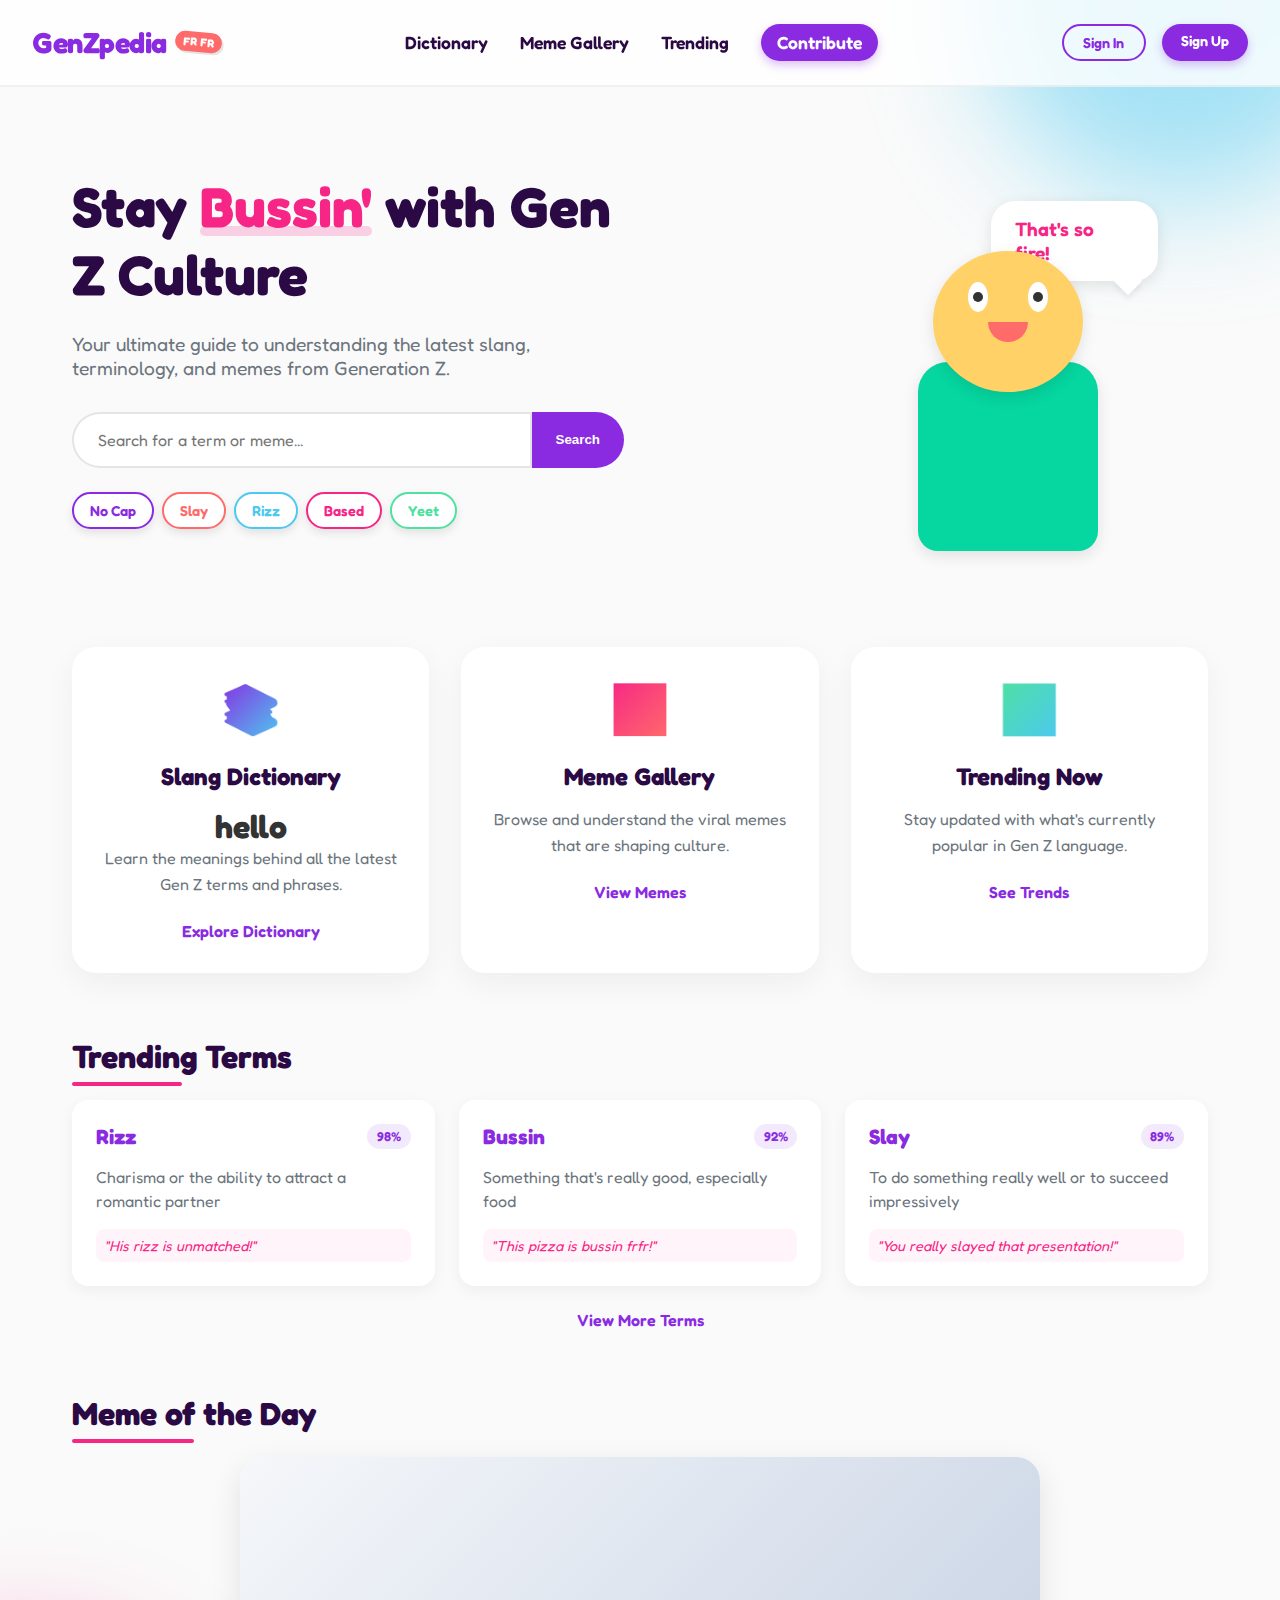
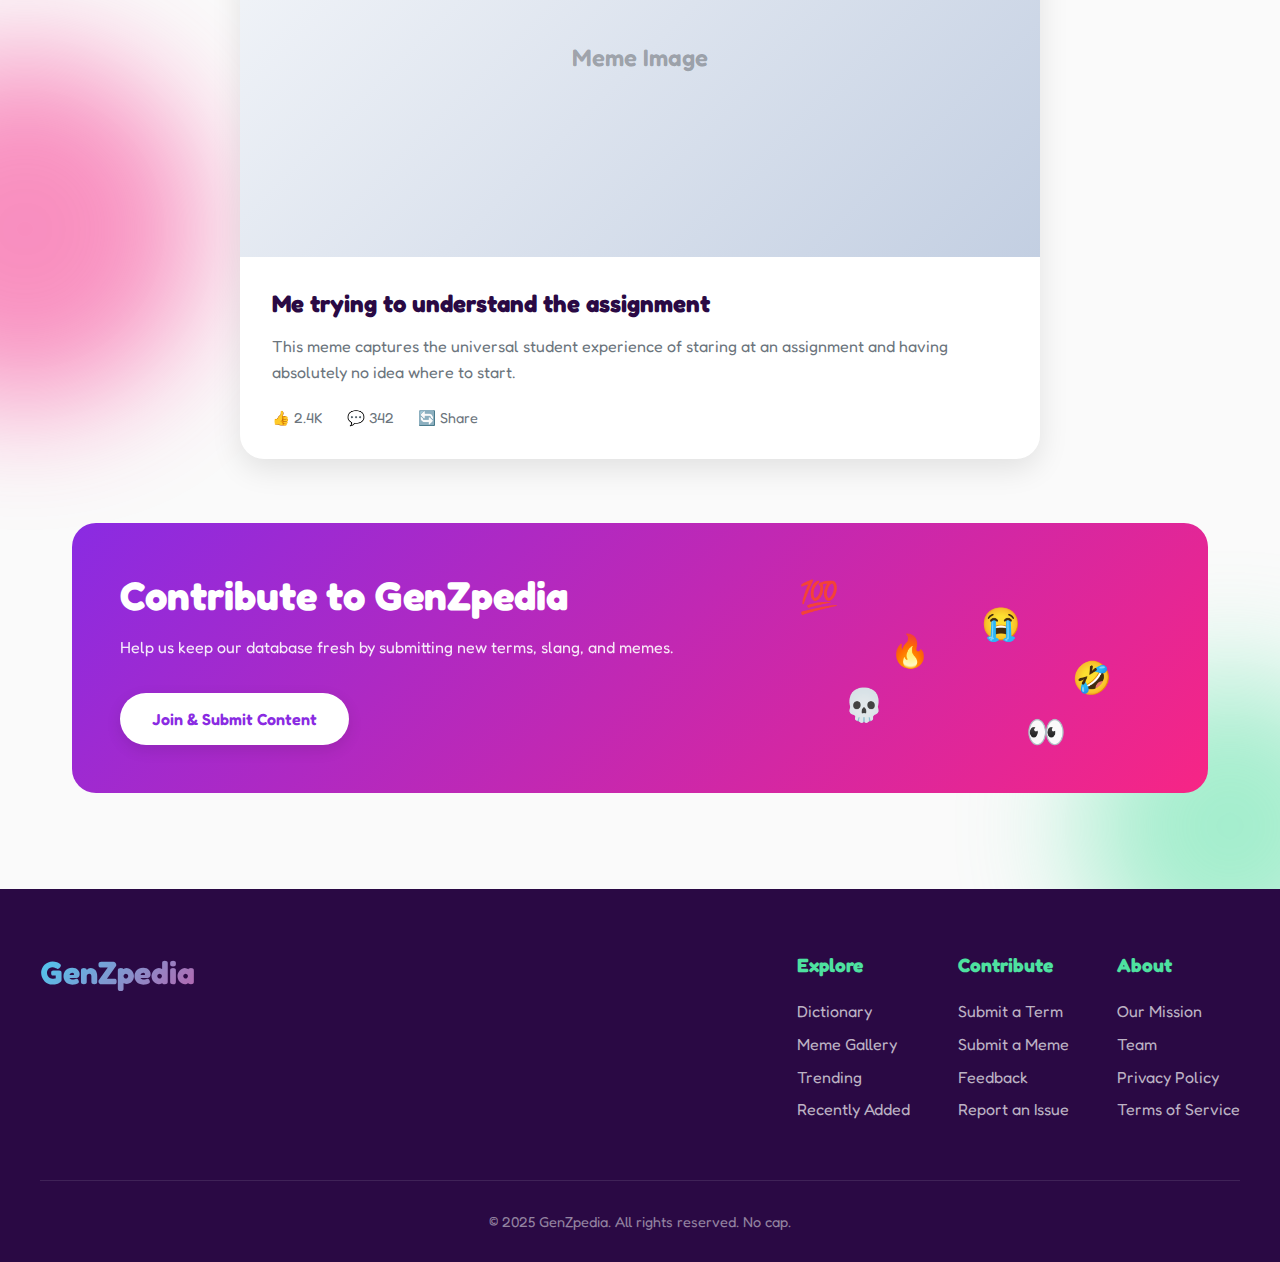
<file: index.html>
<!DOCTYPE html>
<html lang="en">
<head>
    <meta charset="UTF-8">
    <meta name="viewport" content="width=device-width, initial-scale=1.0">
    <title>GenZpedia - Your Guide to Gen Z Slang & Memes</title>
    <link rel="stylesheet" href="styles.css">
    <link rel="preconnect" href="https://fonts.googleapis.com">
    <link rel="preconnect" href="https://fonts.gstatic.com" crossorigin>
    <link href="https://fonts.googleapis.com/css2?family=Fredoka:wght@400;600;700&display=swap" rel="stylesheet">
</head>
<body>
    <div class="blob blob-1"></div>
    <div class="blob blob-2"></div>
    <div class="blob blob-3"></div>
    
    <header>
        <div class="logo">
            <span class="logo-text">GenZpedia</span>
            <div class="logo-badge">FR FR</div>
        </div>
        <nav>
            <ul>
                <li><a href="#dictionary">Dictionary</a></li>
                <li><a href="#memes">Meme Gallery</a></li>
                <li><a href="#trending">Trending</a></li>
                <li><a href="#contribute" class="nav-button">Contribute</a></li>
            </ul>
        </nav>
        <div class="auth-buttons">
            <a href="signin.html" class="auth-button signin-button">Sign In</a>
            <a href="signup.html" class="auth-button signup-button">Sign Up</a>
        </div>
    </header>

    <main>
        <section class="hero">
            <div class="hero-content">
                <h1>Stay <span class="highlight">Bussin'</span> with Gen Z Culture</h1>
                <p>Your ultimate guide to understanding the latest slang, terminology, and memes from Generation Z.</p>
                <div class="search-container">
                    <input type="text" placeholder="Search for a term or meme...">
                    <button class="search-button">Search</button>
                </div>
                <div class="hero-badges">
                    <div class="badge">No Cap</div>
                    <div class="badge">Slay</div>
                    <div class="badge">Rizz</div>
                    <div class="badge">Based</div>
                    <div class="badge">Yeet</div>
                </div>
            </div>
            <div class="hero-image">
                <div class="speech-bubble">
                    <p>That's so fire!</p>
                </div>
                <div class="character">
                    <div class="character-head">
                        <div class="character-face">
                            <div class="character-eyes">
                                <div class="eye"></div>
                                <div class="eye"></div>
                            </div>
                            <div class="character-mouth"></div>
                        </div>
                    </div>
                    <div class="character-body"></div>
                </div>
            </div>
        </section>

        <section class="features">
            <div class="feature-card">
                <div class="feature-icon dictionary-icon">📚</div>
                <h3>Slang Dictionary</h3>
                <h1>hello</h1>
                <p>Learn the meanings behind all the latest Gen Z terms and phrases.</p>
                <a href="#" class="feature-link">Explore Dictionary</a>
            </div>
            <div class="feature-card">
                <div class="feature-icon meme-icon">🖼️</div>
                <h3>Meme Gallery</h3>
                <p>Browse and understand the viral memes that are shaping culture.</p>
                <a href="#" class="feature-link">View Memes</a>
            </div>
            <div class="feature-card">
                <div class="feature-icon trending-icon">📈</div>
                <h3>Trending Now</h3>
                <p>Stay updated with what's currently popular in Gen Z language.</p>
                <a href="#" class="feature-link">See Trends</a>
            </div>
        </section>

        <section class="trending-terms">
            <h2>Trending Terms</h2>
            <div class="term-cards">
                <div class="term-card">
                    <div class="term-header">
                        <h3>Rizz</h3>
                        <span class="popularity">98%</span>
                    </div>
                    <p>Charisma or the ability to attract a romantic partner</p>
                    <div class="term-example">"His rizz is unmatched!"</div>
                </div>
                <div class="term-card">
                    <div class="term-header">
                        <h3>Bussin</h3>
                        <span class="popularity">92%</span>
                    </div>
                    <p>Something that's really good, especially food</p>
                    <div class="term-example">"This pizza is bussin frfr!"</div>
                </div>
                <div class="term-card">
                    <div class="term-header">
                        <h3>Slay</h3>
                        <span class="popularity">89%</span>
                    </div>
                    <p>To do something really well or to succeed impressively</p>
                    <div class="term-example">"You really slayed that presentation!"</div>
                </div>
            </div>
            <a href="#" class="view-more">View More Terms</a>
        </section>

        <section class="meme-of-day">
            <h2>Meme of the Day</h2>
            <div class="meme-card">
                <div class="meme-image">
                    <div class="placeholder-meme">
                        <div class="meme-placeholder-text">Meme Image</div>
                    </div>
                </div>
                <div class="meme-content">
                    <h3>Me trying to understand the assignment</h3>
                    <p>This meme captures the universal student experience of staring at an assignment and having absolutely no idea where to start.</p>
                    <div class="meme-stats">
                        <span>👍 2.4K</span>
                        <span>💬 342</span>
                        <span>🔄 Share</span>
                    </div>
                </div>
            </div>
        </section>

        <section class="cta">
            <div class="cta-content">
                <h2>Contribute to GenZpedia</h2>
                <p>Help us keep our database fresh by submitting new terms, slang, and memes.</p>
                <a href="signup.html" class="cta-button">Join & Submit Content</a>
            </div>
            <div class="cta-decoration">
                <div class="emoji-cloud">
                    <span class="floating-emoji">💯</span>
                    <span class="floating-emoji">🔥</span>
                    <span class="floating-emoji">💀</span>
                    <span class="floating-emoji">😭</span>
                    <span class="floating-emoji">👀</span>
                    <span class="floating-emoji">🤣</span>
                </div>
            </div>
        </section>
    </main>

    <footer>
        <div class="footer-content">
            <div class="footer-logo">GenZpedia</div>
            <div class="footer-links">
                <div class="footer-column">
                    <h4>Explore</h4>
                    <ul>
                        <li><a href="#">Dictionary</a></li>
                        <li><a href="#">Meme Gallery</a></li>
                        <li><a href="#">Trending</a></li>
                        <li><a href="#">Recently Added</a></li>
                    </ul>
                </div>
                <div class="footer-column">
                    <h4>Contribute</h4>
                    <ul>
                        <li><a href="#">Submit a Term</a></li>
                        <li><a href="#">Submit a Meme</a></li>
                        <li><a href="#">Feedback</a></li>
                        <li><a href="#">Report an Issue</a></li>
                    </ul>
                </div>
                <div class="footer-column">
                    <h4>About</h4>
                    <ul>
                        <li><a href="#">Our Mission</a></li>
                        <li><a href="#">Team</a></li>
                        <li><a href="#">Privacy Policy</a></li>
                        <li><a href="#">Terms of Service</a></li>
                    </ul>
                </div>
            </div>
        </div>
        <div class="footer-bottom">
            <p>© 2025 GenZpedia. All rights reserved. No cap.</p>
        </div>
    </footer>
</body>
</html>
</file>
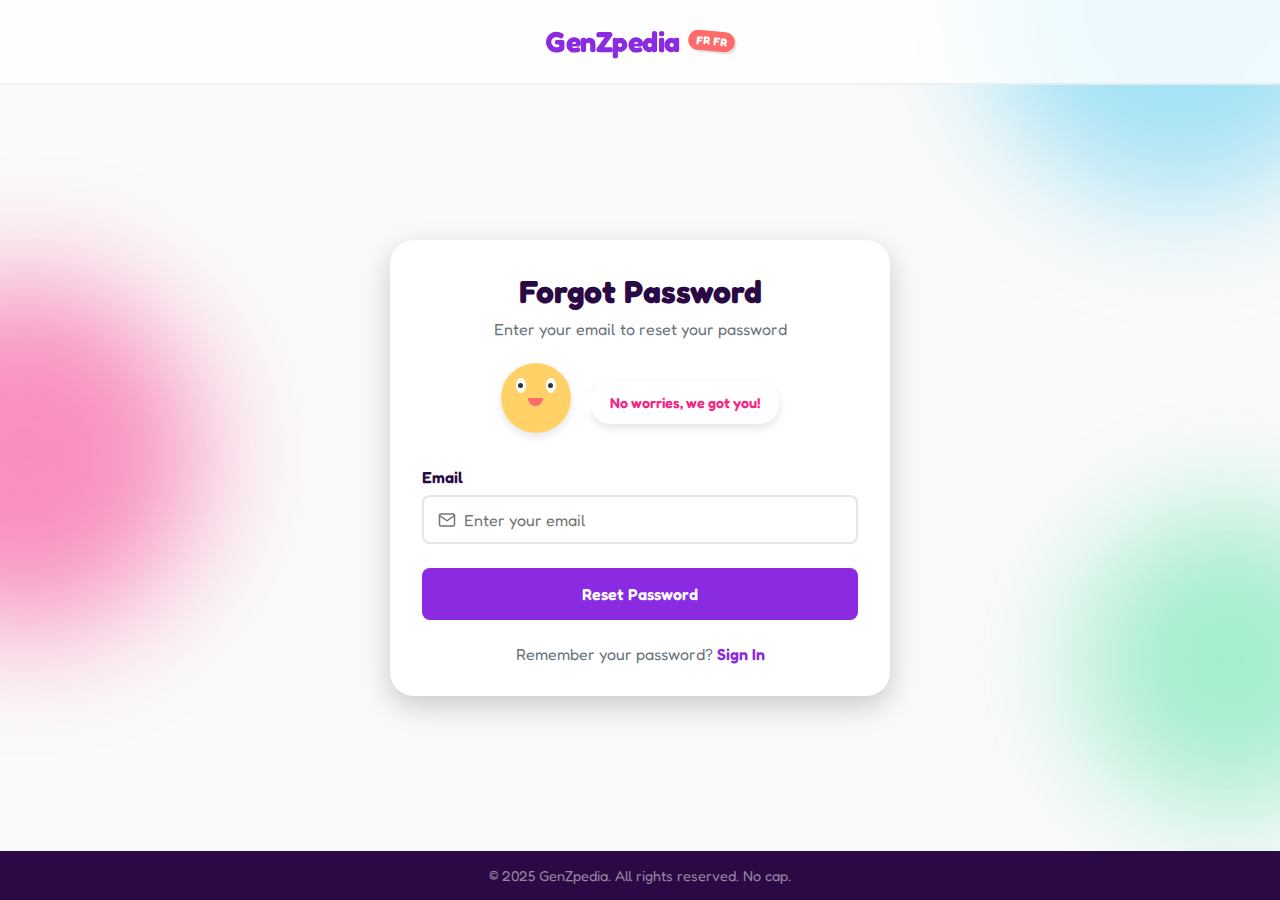
<file: forgot-password.html>
<!DOCTYPE html>
<html lang="en">
<head>
    <meta charset="UTF-8">
    <meta name="viewport" content="width=device-width, initial-scale=1.0">
    <title>Forgot Password - GenZpedia</title>
    <link rel="stylesheet" href="auth-styles.css">
    <link rel="preconnect" href="https://fonts.googleapis.com">
    <link rel="preconnect" href="https://fonts.gstatic.com" crossorigin>
    <link href="https://fonts.googleapis.com/css2?family=Fredoka:wght@400;600;700&display=swap" rel="stylesheet">
</head>
<body>
    <div class="blob blob-1"></div>
    <div class="blob blob-2"></div>
    <div class="blob blob-3"></div>
    
    <header>
        <div class="logo">
            <a href="index.html" class="logo-text">GenZpedia</a>
            <div class="logo-badge">FR FR</div>
        </div>
    </header>

    <main>
        <div class="auth-container">
            <div class="auth-modal">
                <div class="auth-header">
                    <h2>Forgot Password</h2>
                    <p>Enter your email to reset your password</p>
                </div>
                
                <div class="auth-character">
                    <div class="mini-character">
                        <div class="mini-character-head">
                            <div class="mini-character-face">
                                <div class="mini-character-eyes">
                                    <div class="mini-eye"></div>
                                    <div class="mini-eye"></div>
                                </div>
                                <div class="mini-character-mouth confused"></div>
                            </div>
                        </div>
                    </div>
                    <div class="character-speech">
                        <p>No worries, we got you!</p>
                    </div>
                </div>
                
                <form class="auth-form" id="forgot-password-form">
                    <div class="form-group">
                        <label for="forgot-email">Email</label>
                        <div class="input-with-icon">
                            <svg class="input-icon" xmlns="http://www.w3.org/2000/svg" width="18" height="18" viewBox="0 0 24 24" fill="none" stroke="currentColor" stroke-width="2" stroke-linecap="round" stroke-linejoin="round">
                                <path d="M4 4h16c1.1 0 2 .9 2 2v12c0 1.1-.9 2-2 2H4c-1.1 0-2-.9-2-2V6c0-1.1.9-2 2-2z"></path>
                                <polyline points="22,6 12,13 2,6"></polyline>
                            </svg>
                            <input
                                type="email"
                                id="forgot-email"
                                placeholder="Enter your email"
                                required
                            />
                        </div>
                    </div>
                    
                    <button type="submit" class="submit-button">
                        Reset Password
                    </button>
                </form>
                
                <div class="reset-success" id="reset-success" style="display: none;">
                    <div class="success-icon">
                        <svg xmlns="http://www.w3.org/2000/svg" width="64" height="64" viewBox="0 0 24 24" fill="none" stroke="#4EE1A0" stroke-width="2" stroke-linecap="round" stroke-linejoin="round">
                            <path d="M22 11.08V12a10 10 0 1 1-5.93-9.14"></path>
                            <polyline points="22 4 12 14.01 9 11.01"></polyline>
                        </svg>
                    </div>
                    <h3>Check Your Email</h3>
                    <p>We've sent a password reset link to your email address.</p>
                    <div class="success-actions">
                        <button type="button" class="back-to-signin" onclick="backToSignIn()">
                            Back to Sign In
                        </button>
                    </div>
                </div>
                
                <div class="auth-footer">
                    <p>Remember your password? <a href="signin.html" class="switch-link">Sign In</a></p>
                </div>
            </div>
        </div>
    </main>

    <footer>
        <div class="footer-bottom">
            <p>© 2025 GenZpedia. All rights reserved. No cap.</p>
        </div>
    </footer>

    <script src="auth.js"></script>
</body>
</html>
</file>
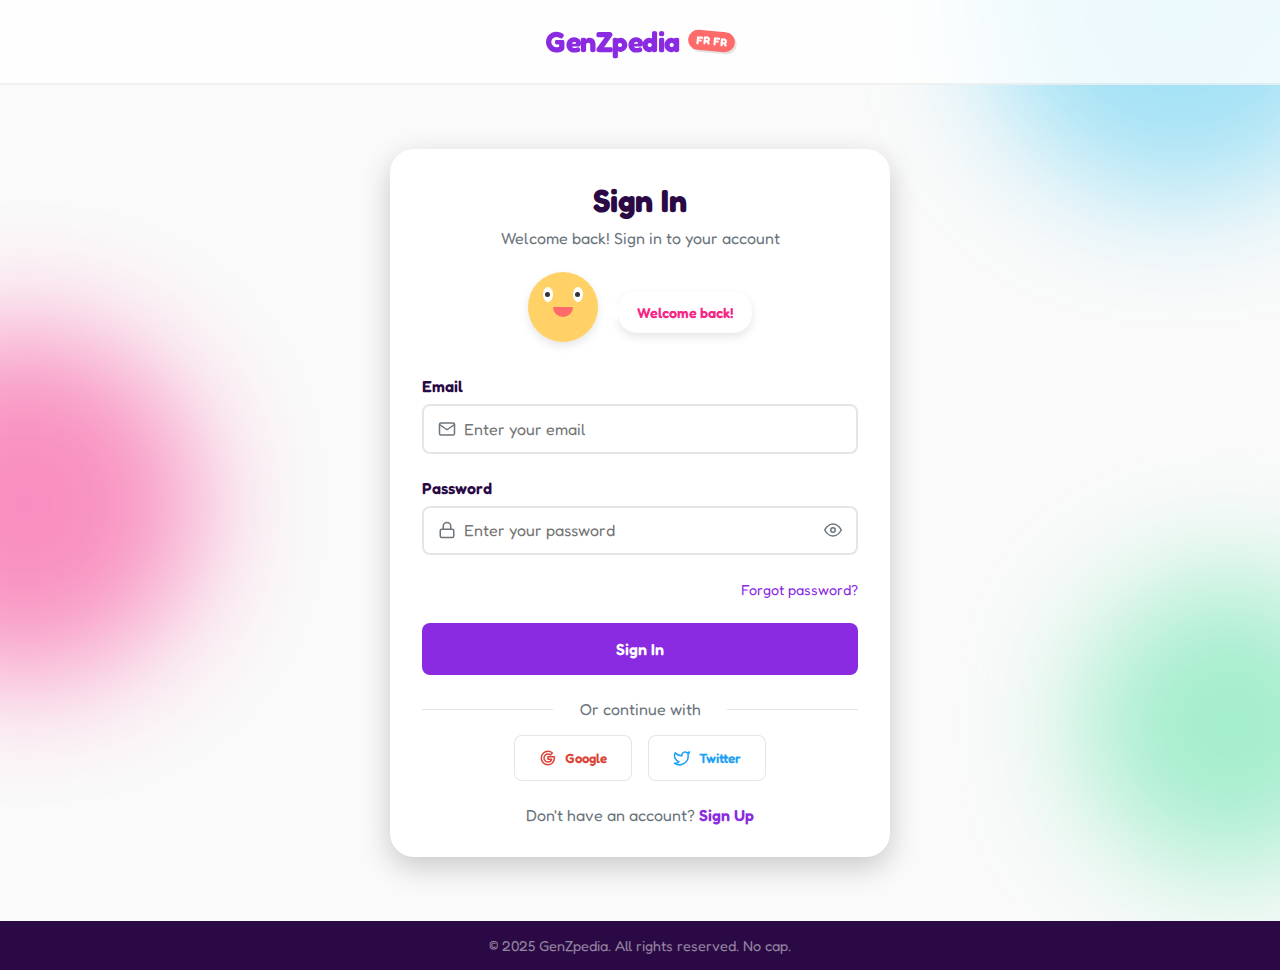
<file: signin.html>
<!DOCTYPE html>
<html lang="en">
<head>
    <meta charset="UTF-8">
    <meta name="viewport" content="width=device-width, initial-scale=1.0">
    <title>Sign In - GenZpedia</title>
    <link rel="stylesheet" href="auth-styles.css">
    <link rel="preconnect" href="https://fonts.googleapis.com">
    <link rel="preconnect" href="https://fonts.gstatic.com" crossorigin>
    <link href="https://fonts.googleapis.com/css2?family=Fredoka:wght@400;600;700&display=swap" rel="stylesheet">
</head>
<body>
    <div class="blob blob-1"></div>
    <div class="blob blob-2"></div>
    <div class="blob blob-3"></div>
    
    <header>
        <div class="logo">
            <a href="index.html" class="logo-text">GenZpedia</a>
            <div class="logo-badge">FR FR</div>
        </div>
    </header>

    <main>
        <div class="auth-container">
            <div class="auth-modal">
                <div class="auth-header">
                    <h2>Sign In</h2>
                    <p>Welcome back! Sign in to your account</p>
                </div>
                
                <div class="auth-character">
                    <div class="mini-character">
                        <div class="mini-character-head">
                            <div class="mini-character-face">
                                <div class="mini-character-eyes">
                                    <div class="mini-eye"></div>
                                    <div class="mini-eye"></div>
                                </div>
                                <div class="mini-character-mouth"></div>
                            </div>
                        </div>
                    </div>
                    <div class="character-speech">
                        <p>Welcome back!</p>
                    </div>
                </div>
                
                <form class="auth-form">
                    <div class="form-group">
                        <label for="signin-email">Email</label>
                        <div class="input-with-icon">
                            <svg class="input-icon" xmlns="http://www.w3.org/2000/svg" width="18" height="18" viewBox="0 0 24 24" fill="none" stroke="currentColor" stroke-width="2" stroke-linecap="round" stroke-linejoin="round">
                                <path d="M4 4h16c1.1 0 2 .9 2 2v12c0 1.1-.9 2-2 2H4c-1.1 0-2-.9-2-2V6c0-1.1.9-2 2-2z"></path>
                                <polyline points="22,6 12,13 2,6"></polyline>
                            </svg>
                            <input
                                type="email"
                                id="signin-email"
                                placeholder="Enter your email"
                                required
                            />
                        </div>
                    </div>
                    
                    <div class="form-group">
                        <label for="signin-password">Password</label>
                        <div class="input-with-icon">
                            <svg class="input-icon" xmlns="http://www.w3.org/2000/svg" width="18" height="18" viewBox="0 0 24 24" fill="none" stroke="currentColor" stroke-width="2" stroke-linecap="round" stroke-linejoin="round">
                                <rect x="3" y="11" width="18" height="11" rx="2" ry="2"></rect>
                                <path d="M7 11V7a5 5 0 0 1 10 0v4"></path>
                            </svg>
                            <input
                                type="password"
                                id="signin-password"
                                placeholder="Enter your password"
                                required
                            />
                            <button type="button" class="password-toggle" onclick="togglePasswordVisibility('signin-password', this)">
                                <svg xmlns="http://www.w3.org/2000/svg" width="18" height="18" viewBox="0 0 24 24" fill="none" stroke="currentColor" stroke-width="2" stroke-linecap="round" stroke-linejoin="round">
                                    <path d="M1 12s4-8 11-8 11 8 11 8-4 8-11 8-11-8-11-8z"></path>
                                    <circle cx="12" cy="12" r="3"></circle>
                                </svg>
                            </button>
                        </div>
                    </div>
                    
                    <div class="forgot-password">
                        <a href="forgot-password.html">Forgot password?</a>
                    </div>
                    
                    <button type="submit" class="submit-button">
                        Sign In
                    </button>
                </form>
                
                <div class="social-auth">
                    <p>Or continue with</p>
                    <div class="social-buttons">
                        <button class="social-button google">
                            <svg xmlns="http://www.w3.org/2000/svg" width="18" height="18" viewBox="0 0 24 24" fill="none" stroke="currentColor" stroke-width="2" stroke-linecap="round" stroke-linejoin="round">
                                <path d="M20.283 10.356h-8.327v3.451h4.792c-.446 2.193-2.313 3.453-4.792 3.453a5.27 5.27 0 0 1-5.279-5.28 5.27 5.27 0 0 1 5.279-5.279c1.259 0 2.397.447 3.29 1.178l2.6-2.599c-1.584-1.381-3.615-2.233-5.89-2.233a8.908 8.908 0 0 0-8.934 8.934 8.907 8.907 0 0 0 8.934 8.934c4.467 0 8.529-3.249 8.529-8.934 0-.528-.081-1.097-.202-1.625z"></path>
                            </svg>
                            Google
                        </button>
                        <button class="social-button twitter">
                            <svg xmlns="http://www.w3.org/2000/svg" width="18" height="18" viewBox="0 0 24 24" fill="none" stroke="currentColor" stroke-width="2" stroke-linecap="round" stroke-linejoin="round">
                                <path d="M22 4s-.7 2.1-2 3.4c1.6 10-9.4 17.3-18 11.6 2.2.1 4.4-.6 6-2C3 15.5.5 9.6 3 5c2.2 2.6 5.6 4.1 9 4-.9-4.2 4-6.6 7-3.8 1.1 0 3-1.2 3-1.2z"></path>
                            </svg>
                            Twitter
                        </button>
                    </div>
                </div>
                
                <div class="auth-footer">
                    <p>Don't have an account? <a href="signup.html" class="switch-link">Sign Up</a></p>
                </div>
            </div>
        </div>
    </main>

    <footer>
        <div class="footer-bottom">
            <p>© 2025 GenZpedia. All rights reserved. No cap.</p>
        </div>
    </footer>

    <script src="auth.js"></script>
</body>
</html>
</file>
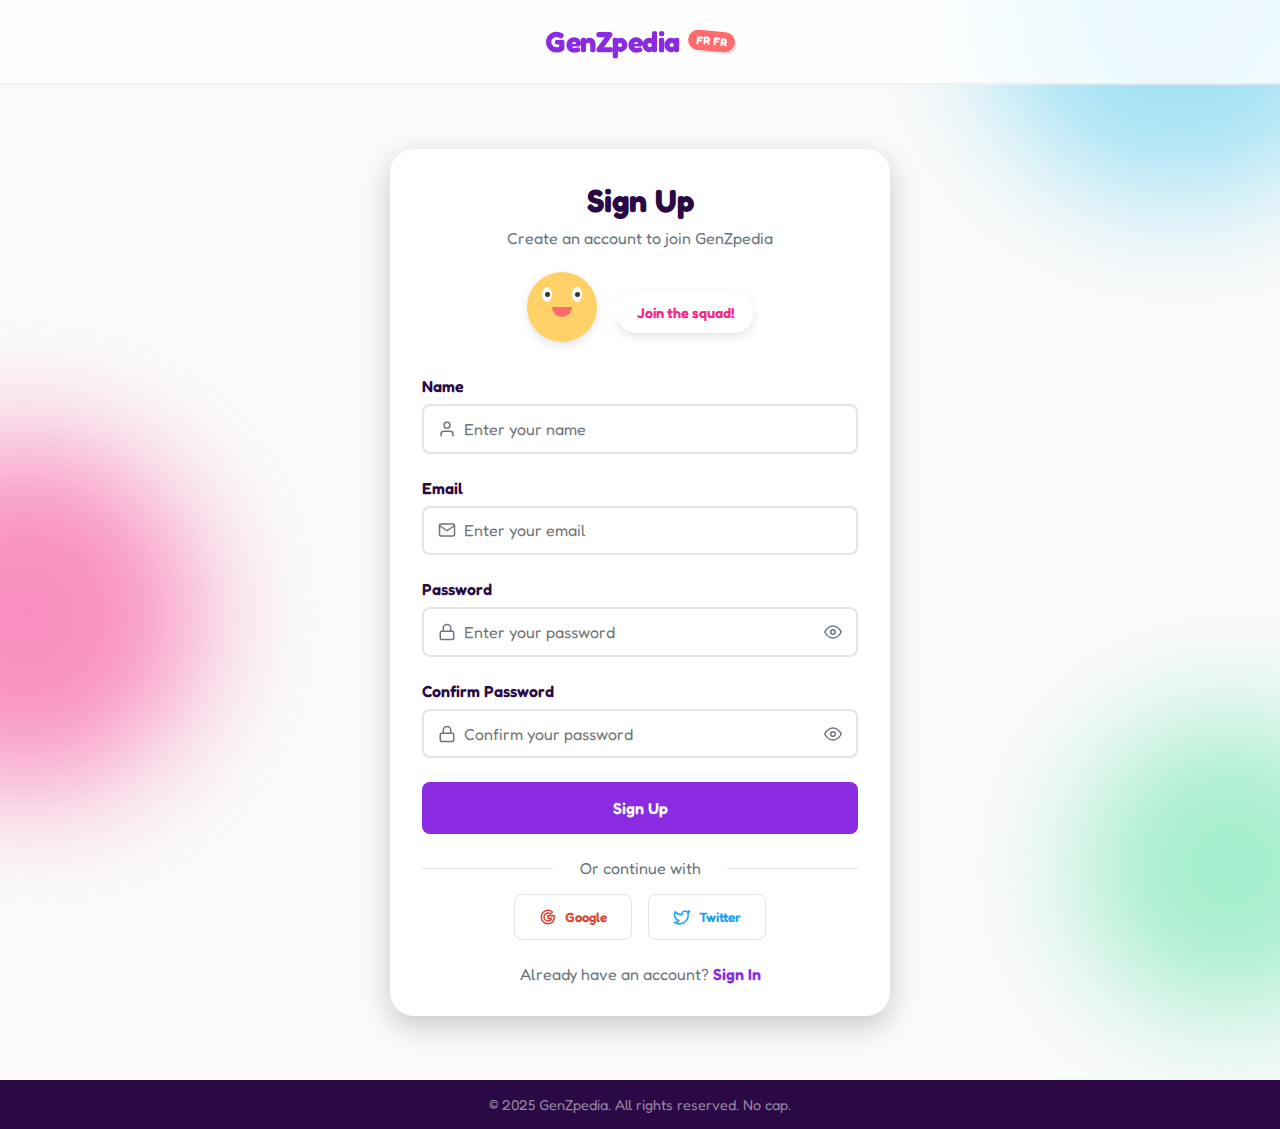
<file: signup.html>
<!DOCTYPE html>
<html lang="en">
<head>
    <meta charset="UTF-8">
    <meta name="viewport" content="width=device-width, initial-scale=1.0">
    <title>Sign Up - GenZpedia</title>
    <link rel="stylesheet" href="auth-styles.css">
    <link rel="preconnect" href="https://fonts.googleapis.com">
    <link rel="preconnect" href="https://fonts.gstatic.com" crossorigin>
    <link href="https://fonts.googleapis.com/css2?family=Fredoka:wght@400;600;700&display=swap" rel="stylesheet">
</head>
<body>
    <div class="blob blob-1"></div>
    <div class="blob blob-2"></div>
    <div class="blob blob-3"></div>
    
    <header>
        <div class="logo">
            <a href="index.html" class="logo-text">GenZpedia</a>
            <div class="logo-badge">FR FR</div>
        </div>
    </header>

    <main>
        <div class="auth-container">
            <div class="auth-modal">
                <div class="auth-header">
                    <h2>Sign Up</h2>
                    <p>Create an account to join GenZpedia</p>
                </div>
                
                <div class="auth-character">
                    <div class="mini-character">
                        <div class="mini-character-head">
                            <div class="mini-character-face">
                                <div class="mini-character-eyes">
                                    <div class="mini-eye"></div>
                                    <div class="mini-eye"></div>
                                </div>
                                <div class="mini-character-mouth happy"></div>
                            </div>
                        </div>
                    </div>
                    <div class="character-speech">
                        <p>Join the squad!</p>
                    </div>
                </div>
                
                <form class="auth-form">
                    <div class="form-group">
                        <label for="signup-name">Name</label>
                        <div class="input-with-icon">
                            <svg class="input-icon" xmlns="http://www.w3.org/2000/svg" width="18" height="18" viewBox="0 0 24 24" fill="none" stroke="currentColor" stroke-width="2" stroke-linecap="round" stroke-linejoin="round">
                                <path d="M20 21v-2a4 4 0 0 0-4-4H8a4 4 0 0 0-4 4v2"></path>
                                <circle cx="12" cy="7" r="4"></circle>
                            </svg>
                            <input
                                type="text"
                                id="signup-name"
                                placeholder="Enter your name"
                                required
                            />
                        </div>
                    </div>
                    
                    <div class="form-group">
                        <label for="signup-email">Email</label>
                        <div class="input-with-icon">
                            <svg class="input-icon" xmlns="http://www.w3.org/2000/svg" width="18" height="18" viewBox="0 0 24 24" fill="none" stroke="currentColor" stroke-width="2" stroke-linecap="round" stroke-linejoin="round">
                                <path d="M4 4h16c1.1 0 2 .9 2 2v12c0 1.1-.9 2-2 2H4c-1.1 0-2-.9-2-2V6c0-1.1.9-2 2-2z"></path>
                                <polyline points="22,6 12,13 2,6"></polyline>
                            </svg>
                            <input
                                type="email"
                                id="signup-email"
                                placeholder="Enter your email"
                                required
                            />
                        </div>
                       
                    </div>
                    
                    <div class="form-group">
                        <label for="signup-password">Password</label>
                        <div class="input-with-icon">
                            <svg class="input-icon" xmlns="http://www.w3.org/2000/svg" width="18" height="18" viewBox="0 0 24 24" fill="none" stroke="currentColor" stroke-width="2" stroke-linecap="round" stroke-linejoin="round">
                                <rect x="3" y="11" width="18" height="11" rx="2" ry="2"></rect>
                                <path d="M7 11V7a5 5 0 0 1 10 0v4"></path>
                            </svg>
                            <input
                                type="password"
                                id="signup-password"
                                placeholder="Enter your password"
                                required
                            />
                            <button type="button" class="password-toggle" onclick="togglePasswordVisibility('signup-password', this)">
                                <svg xmlns="http://www.w3.org/2000/svg" width="18" height="18" viewBox="0 0 24 24" fill="none" stroke="currentColor" stroke-width="2" stroke-linecap="round" stroke-linejoin="round">
                                    <path d="M1 12s4-8 11-8 11 8 11 8-4 8-11 8-11-8-11-8z"></path>
                                    <circle cx="12" cy="12" r="3"></circle>
                                </svg>
                            </button>
                        </div>
                    </div>
                    
                    <div class="form-group">
                        <label for="signup-confirm-password">Confirm Password</label>
                        <div class="input-with-icon">
                            <svg class="input-icon" xmlns="http://www.w3.org/2000/svg" width="18" height="18" viewBox="0 0 24 24" fill="none" stroke="currentColor" stroke-width="2" stroke-linecap="round" stroke-linejoin="round">
                                <rect x="3" y="11" width="18" height="11" rx="2" ry="2"></rect>
                                <path d="M7 11V7a5 5 0 0 1 10 0v4"></path>
                            </svg>
                            <input
                                type="password"
                                id="signup-confirm-password"
                                placeholder="Confirm your password"
                                required
                            />
                            <button type="button" class="password-toggle" onclick="togglePasswordVisibility('signup-confirm-password', this)">
                                <svg xmlns="http://www.w3.org/2000/svg" width="18" height="18" viewBox="0 0 24 24" fill="none" stroke="currentColor" stroke-width="2" stroke-linecap="round" stroke-linejoin="round">
                                    <path d="M1 12s4-8 11-8 11 8 11 8-4 8-11 8-11-8-11-8z"></path>
                                    <circle cx="12" cy="12" r="3"></circle>
                                </svg>
                            </button>
                        </div>
                        <!-- Error message will be inserted here by JavaScript -->
                    </div>
                    
                    <button type="submit" class="submit-button">
                        Sign Up
                    </button>
                </form>
                
                <div class="social-auth">
                    <p>Or continue with</p>
                    <div class="social-buttons">
                        <button class="social-button google">
                            <svg xmlns="http://www.w3.org/2000/svg" width="18" height="18" viewBox="0 0 24 24" fill="none" stroke="currentColor" stroke-width="2" stroke-linecap="round" stroke-linejoin="round">
                                <path d="M20.283 10.356h-8.327v3.451h4.792c-.446 2.193-2.313 3.453-4.792 3.453a5.27 5.27 0 0 1-5.279-5.28 5.27 5.27 0 0 1 5.279-5.279c1.259 0 2.397.447 3.29 1.178l2.6-2.599c-1.584-1.381-3.615-2.233-5.89-2.233a8.908 8.908 0 0 0-8.934 8.934 8.907 8.907 0 0 0 8.934 8.934c4.467 0 8.529-3.249 8.529-8.934 0-.528-.081-1.097-.202-1.625z"></path>
                            </svg>
                            Google
                        </button>
                        <button class="social-button twitter">
                            <svg xmlns="http://www.w3.org/2000/svg" width="18" height="18" viewBox="0 0 24 24" fill="none" stroke="currentColor" stroke-width="2" stroke-linecap="round" stroke-linejoin="round">
                                <path d="M22 4s-.7 2.1-2 3.4c1.6 10-9.4 17.3-18 11.6 2.2.1 4.4-.6 6-2C3 15.5.5 9.6 3 5c2.2 2.6 5.6 4.1 9 4-.9-4.2 4-6.6 7-3.8 1.1 0 3-1.2 3-1.2z"></path>
                            </svg>
                            Twitter
                        </button>
                    </div>
                </div>
                
                <div class="auth-footer">
                    <p>Already have an account? <a href="signin.html" class="switch-link">Sign In</a></p>
                </div>
            </div>
        </div>
    </main>

    <footer>
        <div class="footer-bottom">
            <p>© 2025 GenZpedia. All rights reserved. No cap.</p>
        </div>
    </footer>

    <script src="auth.js"></script>
</body>
</html>
</file>
<file: styles.css>
:root {
    --primary: #8A2BE2;
    --secondary: #FF6B6B;
    --accent1: #4CC9F0;
    --accent2: #F72585;
    --accent3: #4EE1A0;
    --dark: #2A0944;
    --light: #F8F9FA;
    --gray: #6C757D;
}

* {
    margin: 0;
    padding: 0;
    box-sizing: border-box;
}

body {
    font-family: 'Fredoka', sans-serif;
    background-color: #FAFAFA;
    color: #333;
    overflow-x: hidden;
    position: relative;
}

/* Blob decorations */
.blob {
    position: absolute;
    border-radius: 50%;
    filter: blur(60px);
    z-index: -1;
    opacity: 0.5;
}

.blob-1 {
    width: 400px;
    height: 400px;
    background-color: var(--accent1);
    top: -200px;
    right: -100px;
}

.blob-2 {
    width: 350px;
    height: 350px;
    background-color: var(--accent2);
    bottom: 30%;
    left: -150px;
}

.blob-3 {
    width: 300px;
    height: 300px;
    background-color: var(--accent3);
    bottom: 10%;
    right: -100px;
}

/* Header styles */
header {
    display: flex;
    justify-content: space-between;
    align-items: center;
    padding: 1.5rem 2rem;
    background-color: rgba(255, 255, 255, 0.8);
    backdrop-filter: blur(10px);
    border-bottom: 2px solid rgba(0, 0, 0, 0.05);
    position: sticky;
    top: 0;
    z-index: 100;
}

.logo {
    display: flex;
    align-items: center;
}

.logo-text {
    font-size: 1.8rem;
    font-weight: 700;
    color: var(--primary);
    letter-spacing: -0.5px;
}

.logo-badge {
    background-color: var(--secondary);
    color: white;
    font-size: 0.7rem;
    font-weight: bold;
    padding: 0.2rem 0.5rem;
    border-radius: 1rem;
    margin-left: 0.5rem;
    transform: rotate(5deg);
    box-shadow: 2px 2px 0 rgba(0, 0, 0, 0.1);
}

nav ul {
    display: flex;
    list-style: none;
    gap: 2rem;
}

nav a {
    text-decoration: none;
    color: var(--dark);
    font-weight: 600;
    font-size: 1.1rem;
    transition: all 0.3s ease;
}

nav a:hover {
    color: var(--primary);
}

.nav-button {
    background-color: var(--primary);
    color: white !important;
    padding: 0.5rem 1rem;
    border-radius: 2rem;
    box-shadow: 0 4px 10px rgba(138, 43, 226, 0.3);
    transition: all 0.3s ease;
}

.nav-button:hover {
    transform: translateY(-2px);
    box-shadow: 0 6px 15px rgba(138, 43, 226, 0.4);
}

/* Auth buttons */
.auth-buttons {
    display: flex;
    gap: 1rem;
}

.auth-button {
    padding: 0.5rem 1.2rem;
    border-radius: 2rem;
    font-weight: 600;
    font-size: 0.9rem;
    cursor: pointer;
    transition: all 0.3s ease;
    display: inline-block;
    text-decoration: none;
}

.signin-button {
    background-color: transparent;
    color: var(--primary);
    border: 2px solid var(--primary);
}

.signin-button:hover {
    background-color: rgba(138, 43, 226, 0.1);
}

.signup-button {
    background-color: var(--primary);
    color: white;
    box-shadow: 0 4px 10px rgba(138, 43, 226, 0.3);
}

.signup-button:hover {
    transform: translateY(-2px);
    box-shadow: 0 6px 15px rgba(138, 43, 226, 0.4);
}

/* Main content */
main {
    max-width: 1200px;
    margin: 0 auto;
    padding: 2rem;
}

/* Hero section */
.hero {
    display: flex;
    align-items: center;
    justify-content: space-between;
    gap: 2rem;
    margin-bottom: 4rem;
    padding: 2rem 0;
}

.hero-content {
    flex: 1;
}

.hero h1 {
    font-size: 3.5rem;
    font-weight: 800;
    line-height: 1.2;
    margin-bottom: 1.5rem;
    color: var(--dark);
}

.highlight {
    color: var(--accent2);
    position: relative;
    display: inline-block;
}

.highlight::after {
    content: '';
    position: absolute;
    width: 100%;
    height: 10px;
    background-color: rgba(247, 37, 133, 0.2);
    bottom: 5px;
    left: 0;
    z-index: -1;
    border-radius: 10px;
}

.hero p {
    font-size: 1.2rem;
    color: var(--gray);
    margin-bottom: 2rem;
    max-width: 90%;
}

.search-container {
    display: flex;
    margin-bottom: 1.5rem;
}

.search-container input {
    flex: 1;
    padding: 1rem 1.5rem;
    border: 2px solid rgba(0, 0, 0, 0.1);
    border-radius: 2rem 0 0 2rem;
    font-size: 1rem;
    font-family: inherit;
    outline: none;
    transition: all 0.3s ease;
}

.search-container input:focus {
    border-color: var(--primary);
}

.search-button {
    background-color: var(--primary);
    color: white;
    border: none;
    padding: 1rem 1.5rem;
    border-radius: 0 2rem 2rem 0;
    font-weight: 600;
    cursor: pointer;
    transition: all 0.3s ease;
}

.search-button:hover {
    background-color: #7B24D3;
}

.hero-badges {
    display: flex;
    flex-wrap: wrap;
    gap: 0.5rem;
}

.badge {
    background-color: white;
    padding: 0.5rem 1rem;
    border-radius: 2rem;
    font-weight: 600;
    font-size: 0.9rem;
    box-shadow: 0 4px 10px rgba(0, 0, 0, 0.1);
    transition: all 0.3s ease;
    cursor: pointer;
}

.badge:nth-child(1) {
    color: var(--primary);
    border: 2px solid var(--primary);
}

.badge:nth-child(2) {
    color: var(--secondary);
    border: 2px solid var(--secondary);
}

.badge:nth-child(3) {
    color: var(--accent1);
    border: 2px solid var(--accent1);
}

.badge:nth-child(4) {
    color: var(--accent2);
    border: 2px solid var(--accent2);
}

.badge:nth-child(5) {
    color: var(--accent3);
    border: 2px solid var(--accent3);
}

.badge:hover {
    transform: translateY(-2px);
}

.hero-image {
    flex: 1;
    position: relative;
    height: 400px;
}

.speech-bubble {
    position: absolute;
    top: 50px;
    right: 50px;
    background-color: white;
    padding: 1rem 1.5rem;
    border-radius: 1.5rem;
    box-shadow: 0 4px 15px rgba(0, 0, 0, 0.1);
    z-index: 2;
    animation: float 3s ease-in-out infinite;
}

.speech-bubble::after {
    content: '';
    position: absolute;
    bottom: -10px;
    right: 20px;
    width: 20px;
    height: 20px;
    background-color: white;
    transform: rotate(45deg);
    box-shadow: 4px 4px 5px rgba(0, 0, 0, 0.05);
}

.speech-bubble p {
    margin: 0;
    font-weight: 600;
    color: var(--accent2);
}

.character {
    position: absolute;
    bottom: 0;
    right: 100px;
    width: 200px;
    height: 300px;
    display: flex;
    flex-direction: column;
    align-items: center;
}

.character-head {
    width: 150px;
    height: 150px;
    background-color: #FFD166;
    border-radius: 50%;
    position: relative;
    z-index: 2;
    box-shadow: 0 5px 15px rgba(0, 0, 0, 0.1);
}

.character-face {
    position: absolute;
    top: 50%;
    left: 50%;
    transform: translate(-50%, -50%);
    width: 100px;
    height: 80px;
}

.character-eyes {
    display: flex;
    justify-content: space-between;
    width: 80px;
    margin: 0 auto;
}

.eye {
    width: 20px;
    height: 30px;
    background-color: white;
    border-radius: 50%;
    position: relative;
}

.eye::after {
    content: '';
    position: absolute;
    width: 10px;
    height: 10px;
    background-color: #333;
    border-radius: 50%;
    top: 10px;
    left: 5px;
    animation: blink 3s ease-in-out infinite;
}

.character-mouth {
    width: 40px;
    height: 20px;
    background-color: #FF6B6B;
    border-radius: 0 0 20px 20px;
    margin: 10px auto 0;
}

.character-body {
    width: 180px;
    height: 200px;
    background-color: #06D6A0;
    border-radius: 30px 30px 20px 20px;
    margin-top: -30px;
    position: relative;
    z-index: 1;
    box-shadow: 0 5px 15px rgba(0, 0, 0, 0.1);
}

/* Features section */
.features {
    display: grid;
    grid-template-columns: repeat(auto-fit, minmax(300px, 1fr));
    gap: 2rem;
    margin-bottom: 4rem;
}

.feature-card {
    background-color: white;
    padding: 2rem;
    border-radius: 1.5rem;
    box-shadow: 0 10px 30px rgba(0, 0, 0, 0.05);
    transition: all 0.3s ease;
    text-align: center;
}

.feature-card:hover {
    transform: translateY(-10px);
    box-shadow: 0 15px 30px rgba(0, 0, 0, 0.1);
}

.feature-icon {
    font-size: 3rem;
    margin-bottom: 1.5rem;
    display: inline-block;
}

.dictionary-icon {
    background: linear-gradient(135deg, var(--primary), var(--accent1));
    -webkit-background-clip: text;
    -webkit-text-fill-color: transparent;
}

.meme-icon {
    background: linear-gradient(135deg, var(--accent2), var(--secondary));
    -webkit-background-clip: text;
    -webkit-text-fill-color: transparent;
}

.trending-icon {
    background: linear-gradient(135deg, var(--accent3), var(--accent1));
    -webkit-background-clip: text;
    -webkit-text-fill-color: transparent;
}

.feature-card h3 {
    font-size: 1.5rem;
    margin-bottom: 1rem;
    color: var(--dark);
}

.feature-card p {
    color: var(--gray);
    margin-bottom: 1.5rem;
    line-height: 1.6;
}

.feature-link {
    display: inline-block;
    color: var(--primary);
    font-weight: 600;
    text-decoration: none;
    position: relative;
}

.feature-link::after {
    content: '';
    position: absolute;
    width: 100%;
    height: 2px;
    background-color: var(--primary);
    bottom: -2px;
    left: 0;
    transform: scaleX(0);
    transform-origin: right;
    transition: transform 0.3s ease;
}

.feature-link:hover::after {
    transform: scaleX(1);
    transform-origin: left;
}

/* Trending terms section */
.trending-terms {
    margin-bottom: 4rem;
}

.trending-terms h2, .meme-of-day h2 {
    font-size: 2rem;
    margin-bottom: 1.5rem;
    color: var(--dark);
    text-align: center;
    position: relative;
    display: inline-block;
}

.trending-terms h2::after, .meme-of-day h2::after {
    content: '';
    position: absolute;
    width: 50%;
    height: 4px;
    background-color: var(--accent2);
    bottom: -10px;
    left: 0;
    border-radius: 2px;
}

.term-cards {
    display: grid;
    grid-template-columns: repeat(auto-fit, minmax(300px, 1fr));
    gap: 1.5rem;
    margin-bottom: 1.5rem;
}

.term-card {
    background-color: white;
    padding: 1.5rem;
    border-radius: 1rem;
    box-shadow: 0 5px 15px rgba(0, 0, 0, 0.05);
    transition: all 0.3s ease;
}

.term-card:hover {
    transform: translateY(-5px);
    box-shadow: 0 10px 20px rgba(0, 0, 0, 0.1);
}

.term-header {
    display: flex;
    justify-content: space-between;
    align-items: center;
    margin-bottom: 1rem;
}

.term-card h3 {
    font-size: 1.3rem;
    color: var(--primary);
}

.popularity {
    background-color: rgba(138, 43, 226, 0.1);
    color: var(--primary);
    padding: 0.3rem 0.6rem;
    border-radius: 1rem;
    font-weight: 600;
    font-size: 0.8rem;
}

.term-card p {
    color: var(--gray);
    margin-bottom: 1rem;
    line-height: 1.5;
}

.term-example {
    font-style: italic;
    color: var(--accent2);
    font-size: 0.9rem;
    padding: 0.5rem;
    background-color: rgba(247, 37, 133, 0.05);
    border-radius: 0.5rem;
}

.view-more {
    display: block;
    text-align: center;
    color: var(--primary);
    font-weight: 600;
    text-decoration: none;
    margin-top: 1rem;
    transition: all 0.3s ease;
}

.view-more:hover {
    color: var(--accent2);
}

/* Meme of the day section */
.meme-of-day {
    margin-bottom: 4rem;
}

.meme-card {
    background-color: white;
    border-radius: 1.5rem;
    overflow: hidden;
    box-shadow: 0 10px 30px rgba(0, 0, 0, 0.1);
    display: flex;
    flex-direction: column;
    max-width: 800px;
    margin: 0 auto;
}

.meme-image {
    width: 100%;
    height: 400px;
    background-color: #f0f0f0;
    position: relative;
}

.placeholder-meme {
    width: 100%;
    height: 100%;
    display: flex;
    align-items: center;
    justify-content: center;
    background: linear-gradient(135deg, #f5f7fa, #c3cfe2);
}

.meme-placeholder-text {
    font-size: 1.5rem;
    color: rgba(0, 0, 0, 0.3);
    font-weight: 600;
}

.meme-content {
    padding: 2rem;
}

.meme-content h3 {
    font-size: 1.5rem;
    margin-bottom: 1rem;
    color: var(--dark);
}

.meme-content p {
    color: var(--gray);
    line-height: 1.6;
    margin-bottom: 1.5rem;
}

.meme-stats {
    display: flex;
    gap: 1.5rem;
}

.meme-stats span {
    color: var(--gray);
    font-size: 0.9rem;
    cursor: pointer;
    transition: all 0.3s ease;
}

.meme-stats span:hover {
    color: var(--primary);
}

/* CTA section */
.cta {
    background: linear-gradient(135deg, var(--primary), var(--accent2));
    padding: 3rem;
    border-radius: 1.5rem;
    color: white;
    display: flex;
    align-items: center;
    justify-content: space-between;
    margin-bottom: 4rem;
    position: relative;
    overflow: hidden;
}

.cta-content {
    max-width: 60%;
    position: relative;
    z-index: 2;
}

.cta h2 {
    font-size: 2.5rem;
    margin-bottom: 1rem;
}

.cta p {
    margin-bottom: 2rem;
    opacity: 0.9;
    line-height: 1.6;
}

.cta-button {
    background-color: white;
    color: var(--primary);
    border: none;
    padding: 1rem 2rem;
    border-radius: 2rem;
    font-weight: 600;
    font-size: 1rem;
    cursor: pointer;
    transition: all 0.3s ease;
    box-shadow: 0 5px 15px rgba(0, 0, 0, 0.1);
    display: inline-block;
    text-decoration: none;
}

.cta-button:hover {
    transform: translateY(-3px);
    box-shadow: 0 8px 20px rgba(0, 0, 0, 0.2);
}

.cta-decoration {
    position: absolute;
    right: 0;
    top: 0;
    width: 40%;
    height: 100%;
}

.emoji-cloud {
    position: relative;
    width: 100%;
    height: 100%;
}

.floating-emoji {
    position: absolute;
    font-size: 2rem;
    animation: float 3s ease-in-out infinite;
}

.floating-emoji:nth-child(1) {
    top: 20%;
    left: 10%;
    animation-delay: 0s;
}

.floating-emoji:nth-child(2) {
    top: 40%;
    left: 30%;
    animation-delay: 0.5s;
}

.floating-emoji:nth-child(3) {
    top: 60%;
    left: 20%;
    animation-delay: 1s;
}

.floating-emoji:nth-child(4) {
    top: 30%;
    left: 50%;
    animation-delay: 1.5s;
}

.floating-emoji:nth-child(5) {
    top: 70%;
    left: 60%;
    animation-delay: 2s;
}

.floating-emoji:nth-child(6) {
    top: 50%;
    left: 70%;
    animation-delay: 2.5s;
}

/* Footer */
footer {
    background-color: var(--dark);
    color: white;
    padding: 4rem 2rem 2rem;
}

.footer-content {
    max-width: 1200px;
    margin: 0 auto;
    display: flex;
    flex-wrap: wrap;
    justify-content: space-between;
    gap: 2rem;
    margin-bottom: 3rem;
}

.footer-logo {
    font-size: 2rem;
    font-weight: 700;
    margin-bottom: 1rem;
    background: linear-gradient(135deg, var(--accent1), var(--accent2));
    -webkit-background-clip: text;
    -webkit-text-fill-color: transparent;
}

.footer-links {
    display: flex;
    flex-wrap: wrap;
    gap: 3rem;
}

.footer-column h4 {
    font-size: 1.2rem;
    margin-bottom: 1.5rem;
    color: var(--accent3);
}

.footer-column ul {
    list-style: none;
}

.footer-column li {
    margin-bottom: 0.8rem;
}

.footer-column a {
    color: rgba(255, 255, 255, 0.7);
    text-decoration: none;
    transition: all 0.3s ease;
}

.footer-column a:hover {
    color: white;
}

.footer-bottom {
    max-width: 1200px;
    margin: 0 auto;
    padding-top: 2rem;
    border-top: 1px solid rgba(255, 255, 255, 0.1);
    text-align: center;
    font-size: 0.9rem;
    color: rgba(255, 255, 255, 0.5);
}

/* Animations */
@keyframes float {
    0% {
        transform: translateY(0);
    }
    50% {
        transform: translateY(-10px);
    }
    100% {
        transform: translateY(0);
    }
}

@keyframes blink {
    0%, 100% {
        transform: scale(1);
    }
    10% {
        transform: scale(1, 0.1);
    }
    20% {
        transform: scale(1);
    }
}

/* Responsive styles */
@media (max-width: 992px) {
    .hero {
        flex-direction: column;
    }
    
    .hero-content {
        text-align: center;
    }
    
    .hero p {
        max-width: 100%;
    }
    
    .hero-badges {
        justify-content: center;
    }
    
    .cta-content {
        max-width: 100%;
    }
    
    .cta-decoration {
        display: none;
    }
}

@media (max-width: 768px) {
    header {
        flex-direction: column;
        gap: 1rem;
    }
    
    nav ul {
        gap: 1rem;
    }
    
    .auth-buttons {
        margin-top: 1rem;
    }
    
    .features {
        grid-template-columns: 1fr;
    }
    
    .term-cards {
        grid-template-columns: 1fr;
    }
    
    .footer-content {
        flex-direction: column;
    }
}

@media (max-width: 576px) {
    .hero h1 {
        font-size: 2.5rem;
    }
    
    .search-container {
        flex-direction: column;
    }
    
    .search-container input {
        border-radius: 2rem;
        margin-bottom: 0.5rem;
    }
    
    .search-button {
        border-radius: 2rem;
    }
    
    nav ul {
        flex-wrap: wrap;
        justify-content: center;
    }
}
</file>
<file: auth-styles.css>
:root {
    --primary: #8A2BE2;
    --secondary: #FF6B6B;
    --accent1: #4CC9F0;
    --accent2: #F72585;
    --accent3: #4EE1A0;
    --dark: #2A0944;
    --light: #F8F9FA;
    --gray: #6C757D;
}

* {
    margin: 0;
    padding: 0;
    box-sizing: border-box;
}

body {
    font-family: 'Fredoka', sans-serif;
    background-color: #FAFAFA;
    color: #333;
    overflow-x: hidden;
    position: relative;
    min-height: 100vh;
    display: flex;
    flex-direction: column;
}

/* Blob decorations */
.blob {
    position: absolute;
    border-radius: 50%;
    filter: blur(60px);
    z-index: -1;
    opacity: 0.5;
}

.blob-1 {
    width: 400px;
    height: 400px;
    background-color: var(--accent1);
    top: -200px;
    right: -100px;
}

.blob-2 {
    width: 350px;
    height: 350px;
    background-color: var(--accent2);
    bottom: 30%;
    left: -150px;
}

.blob-3 {
    width: 300px;
    height: 300px;
    background-color: var(--accent3);
    bottom: 10%;
    right: -100px;
}

/* Header styles */
header {
    display: flex;
    justify-content: center;
    align-items: center;
    padding: 1.5rem 2rem;
    background-color: rgba(255, 255, 255, 0.8);
    backdrop-filter: blur(10px);
    border-bottom: 2px solid rgba(0, 0, 0, 0.05);
    position: sticky;
    top: 0;
    z-index: 100;
}

.logo {
    display: flex;
    align-items: center;
}

.logo-text {
    font-size: 1.8rem;
    font-weight: 700;
    color: var(--primary);
    letter-spacing: -0.5px;
    text-decoration: none;
}

.logo-badge {
    background-color: var(--secondary);
    color: white;
    font-size: 0.7rem;
    font-weight: bold;
    padding: 0.2rem 0.5rem;
    border-radius: 1rem;
    margin-left: 0.5rem;
    transform: rotate(5deg);
    box-shadow: 2px 2px 0 rgba(0, 0, 0, 0.1);
}

/* Main content */
main {
    flex: 1;
    display: flex;
    justify-content: center;
    align-items: center;
    padding: 2rem;
}

.auth-container {
    width: 100%;
    max-width: 500px;
    margin: 2rem auto;
}

.auth-modal {
    background-color: white;
    border-radius: 1.5rem;
    width: 100%;
    padding: 2rem;
    position: relative;
    box-shadow: 0 10px 30px rgba(0, 0, 0, 0.2);
}

.auth-header {
    text-align: center;
    margin-bottom: 1.5rem;
}

.auth-header h2 {
    font-size: 2rem;
    color: var(--dark);
    margin-bottom: 0.5rem;
}

.auth-header p {
    color: var(--gray);
}

/* Auth Character */
.auth-character {
    display: flex;
    align-items: center;
    justify-content: center;
    margin-bottom: 1.5rem;
    position: relative;
}

.mini-character {
    width: 80px;
    height: 80px;
    position: relative;
}

.mini-character-head {
    width: 70px;
    height: 70px;
    background-color: #FFD166;
    border-radius: 50%;
    position: relative;
    box-shadow: 0 4px 10px rgba(0, 0, 0, 0.1);
}

.mini-character-face {
    position: absolute;
    top: 50%;
    left: 50%;
    transform: translate(-50%, -50%);
    width: 50px;
    height: 40px;
}

.mini-character-eyes {
    display: flex;
    justify-content: space-between;
    width: 40px;
    margin: 0 auto;
}

.mini-eye {
    width: 10px;
    height: 15px;
    background-color: white;
    border-radius: 50%;
    position: relative;
}

.mini-eye::after {
    content: '';
    position: absolute;
    width: 5px;
    height: 5px;
    background-color: #333;
    border-radius: 50%;
    top: 5px;
    left: 2.5px;
    animation: blink 3s ease-in-out infinite;
}

.mini-character-mouth {
    width: 20px;
    height: 10px;
    background-color: #FF6B6B;
    border-radius: 0 0 10px 10px;
    margin: 5px auto 0;
}

.mini-character-mouth.happy {
    border-radius: 0 0 10px 10px;
    height: 10px;
}

.mini-character-mouth.confused {
    width: 15px;
    height: 8px;
    border-radius: 10px 10px 0 0;
    transform: rotate(180deg);
    background-color: #FF6B6B;
}

.character-speech {
    background-color: white;
    padding: 0.8rem 1.2rem;
    border-radius: 1.2rem;
    box-shadow: 0 4px 10px rgba(0, 0, 0, 0.1);
    margin-left: 10px;
    position: relative;
    max-width: 200px;
}

.character-speech::before {
    content: '';
    position: absolute;
    left: -10px;
    top: 50%;
    transform: translateY(-50%);
    width: 0;
    height: 0;
    border-top: 10px solid transparent;
    border-bottom: 10px solid transparent;
    border-right: 10px solid white;
}

.character-speech p {
    margin: 0;
    font-weight: 600;
    color: var(--accent2);
    font-size: 0.9rem;
}

.auth-form {
    display: flex;
    flex-direction: column;
    gap: 1.5rem;
    margin-bottom: 1.5rem;
}

.form-group {
    display: flex;
    flex-direction: column;
    gap: 0.5rem;
}

.form-group label {
    font-weight: 600;
    color: var(--dark);
}

.input-with-icon {
    position: relative;
}

.input-icon {
    position: absolute;
    left: 1rem;
    top: 50%;
    transform: translateY(-50%);
    color: var(--gray);
}

.input-with-icon input {
    padding: 0.8rem 1rem 0.8rem 2.5rem;
    border: 2px solid rgba(0, 0, 0, 0.1);
    border-radius: 0.5rem;
    font-size: 1rem;
    font-family: inherit;
    transition: all 0.3s ease;
    width: 100%;
}

.input-with-icon input:focus {
    border-color: var(--primary);
    outline: none;
}

.password-toggle {
    position: absolute;
    right: 1rem;
    top: 50%;
    transform: translateY(-50%);
    background: none;
    border: none;
    cursor: pointer;
    color: var(--gray);
    display: flex;
    align-items: center;
    justify-content: center;
}

.forgot-password {
    text-align: right;
}

.forgot-password a {
    color: var(--primary);
    text-decoration: none;
    font-size: 0.9rem;
    transition: all 0.3s ease;
    cursor: pointer;
}

.forgot-password a:hover {
    text-decoration: underline;
}

.submit-button {
    background-color: var(--primary);
    color: white;
    border: none;
    padding: 1rem;
    border-radius: 0.5rem;
    font-weight: 600;
    font-size: 1rem;
    cursor: pointer;
    transition: all 0.3s ease;
    font-family: inherit;
}

.submit-button:hover {
    background-color: #7B24D3;
}

.social-auth {
    text-align: center;
    margin-bottom: 1.5rem;
}

.social-auth p {
    color: var(--gray);
    margin-bottom: 1rem;
    position: relative;
}

.social-auth p::before,
.social-auth p::after {
    content: '';
    position: absolute;
    top: 50%;
    width: 30%;
    height: 1px;
    background-color: rgba(0, 0, 0, 0.1);
}

.social-auth p::before {
    left: 0;
}

.social-auth p::after {
    right: 0;
}

.social-buttons {
    display: flex;
    justify-content: center;
    gap: 1rem;
}

.social-button {
    display: flex;
    align-items: center;
    justify-content: center;
    gap: 0.5rem;
    padding: 0.8rem 1.5rem;
    border-radius: 0.5rem;
    font-weight: 600;
    cursor: pointer;
    transition: all 0.3s ease;
    border: 1px solid rgba(0, 0, 0, 0.1);
    background-color: white;
    font-family: inherit;
}

.social-button:hover {
    background-color: #f5f5f5;
}

.google {
    color: #DB4437;
}

.twitter {
    color: #1DA1F2;
}

.auth-footer {
    text-align: center;
}

.auth-footer p {
    color: var(--gray);
}

.switch-link {
    background: none;
    border: none;
    color: var(--primary);
    font-weight: 600;
    cursor: pointer;
    transition: all 0.3s ease;
    text-decoration: none;
}

.switch-link:hover {
    text-decoration: underline;
}

/* Reset Success */
.reset-success {
    text-align: center;
    padding: 1rem 0;
}

.success-icon {
    margin-bottom: 1.5rem;
}

.reset-success h3 {
    font-size: 1.5rem;
    color: var(--dark);
    margin-bottom: 0.5rem;
}

.reset-success p {
    color: var(--gray);
    margin-bottom: 1.5rem;
}

.success-actions {
    margin-top: 1.5rem;
}

.back-to-signin {
    background-color: var(--primary);
    color: white;
    border: none;
    padding: 0.8rem 1.5rem;
    border-radius: 0.5rem;
    font-weight: 600;
    font-size: 1rem;
    cursor: pointer;
    transition: all 0.3s ease;
    font-family: inherit;
}

.back-to-signin:hover {
    background-color: #7B24D3;
}

/* Footer */
footer {
    background-color: var(--dark);
    color: white;
    padding: 1rem;
    text-align: center;
    margin-top: auto;
}

.footer-bottom {
    font-size: 0.9rem;
    color: rgba(255, 255, 255, 0.5);
}

/* Animations */
@keyframes float {
    0% {
        transform: translateY(0);
    }
    50% {
        transform: translateY(-10px);
    }
    100% {
        transform: translateY(0);
    }
}

@keyframes blink {
    0%, 100% {
        transform: scale(1);
    }
    10% {
        transform: scale(1, 0.1);
    }
    20% {
        transform: scale(1);
    }
}

/* Responsive styles */
@media (max-width: 768px) {
    .auth-modal {
        width: 90%;
        padding: 1.5rem;
    }
    
    .social-buttons {
        flex-direction: column;
    }
}

@media (max-width: 576px) {
    .auth-modal {
        width: 95%;
        padding: 1rem;
    }
    
    .social-buttons {
        flex-direction: column;
    }
    
    .auth-character {
        flex-direction: column;
    }
    
    .character-speech {
        margin-left: 0;
        margin-top: 10px;
    }
    
    .character-speech::before {
        left: 50%;
        top: -10px;
        transform: translateX(-50%) rotate(90deg);
    }
}
</file>
